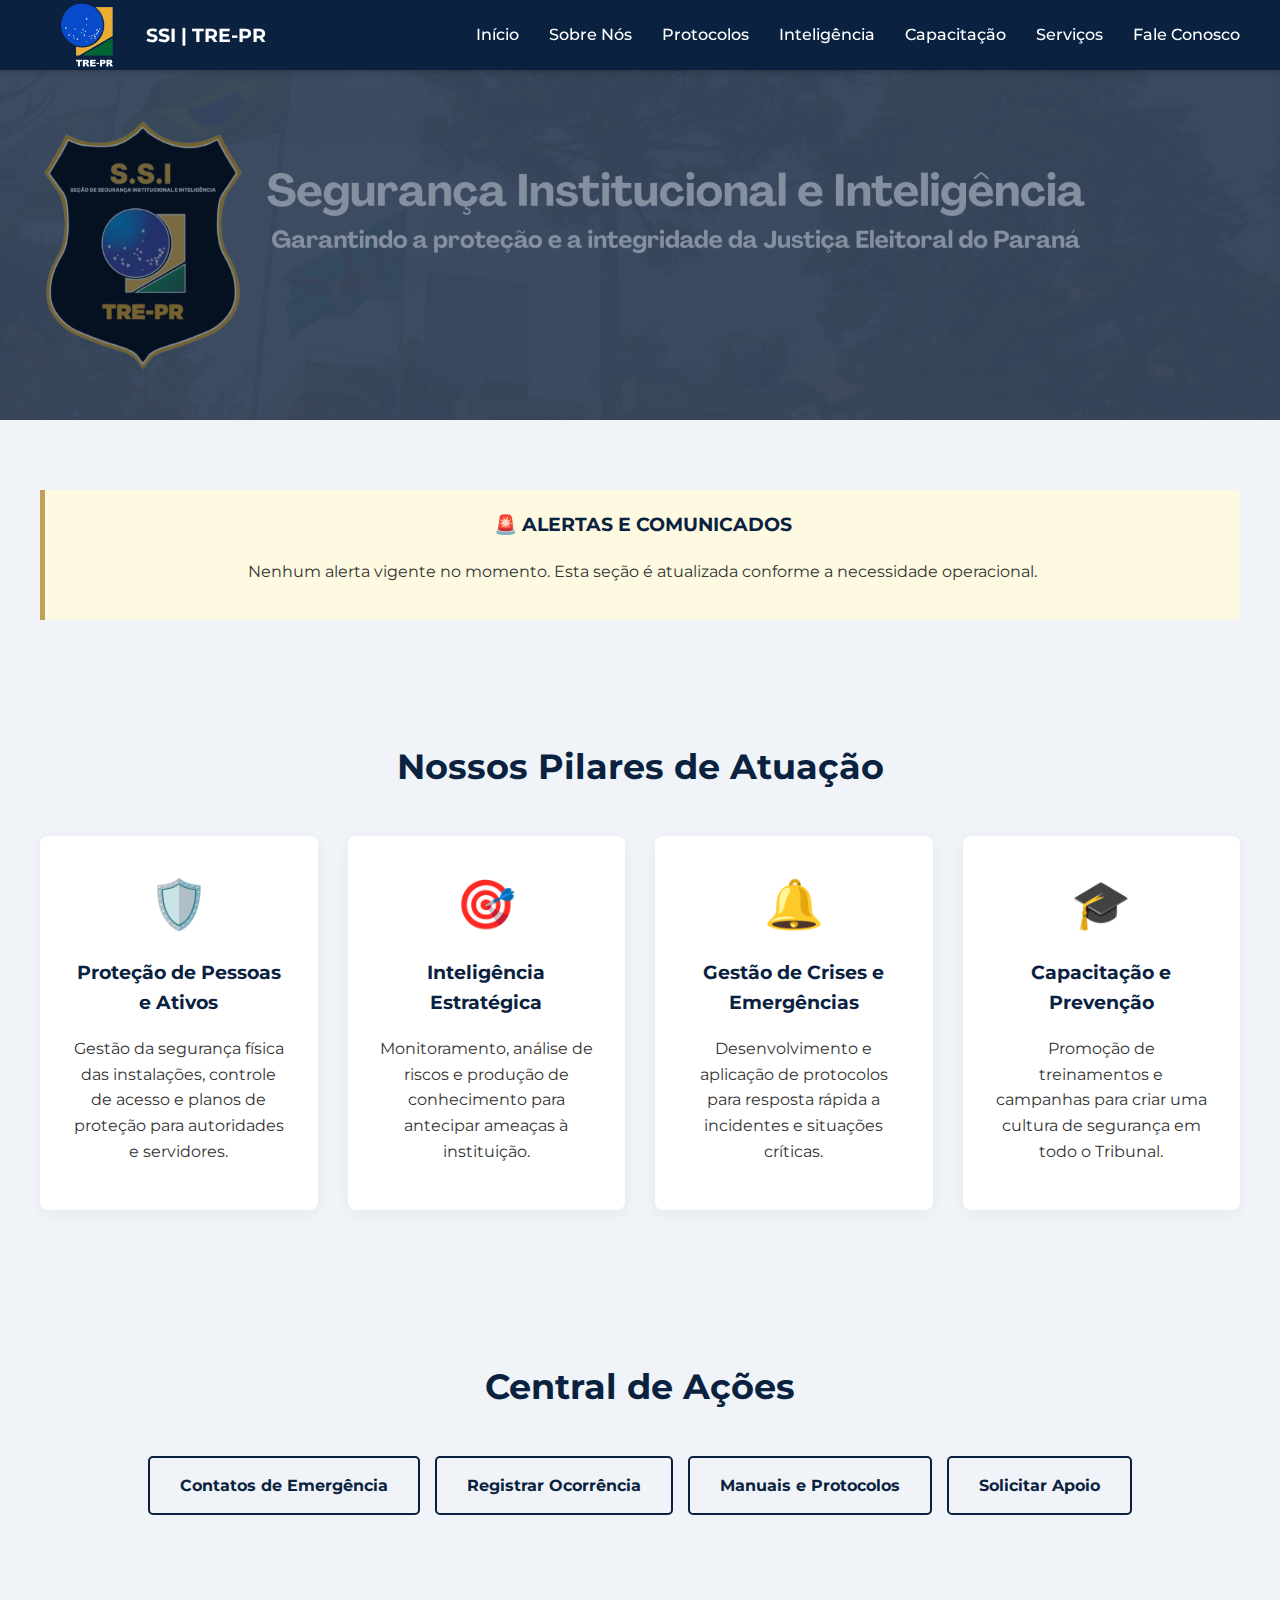
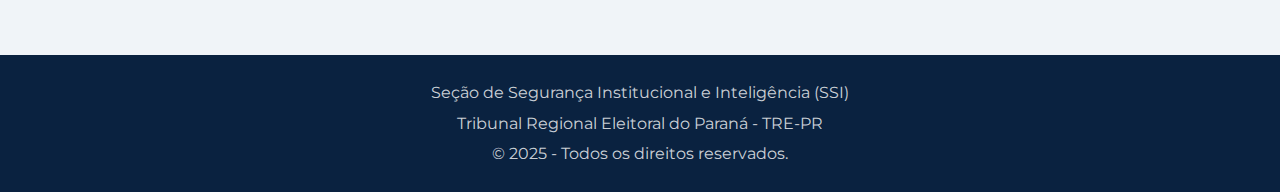
<file: index.html>
<!DOCTYPE html>
<html lang="pt-BR">

<head>
    <meta charset="UTF-8">
    <meta name="viewport" content="width=device-width, initial-scale=1.0">
    <title>SSI - Segurança Institucional e Inteligência | TRE-PR</title>
    <!-- Link para o arquivo de Estilo (CSS). Garanta que 'style.css' está na mesma pasta. -->
    <link rel="stylesheet" href="src/style.css">
    <link rel="preconnect" href="https://fonts.googleapis.com">
    <link rel="preconnect" href="https://fonts.gstatic.com" crossorigin>
    <link href="https://fonts.googleapis.com/css2?family=Montserrat:wght@400;500;700&display=swap" rel="stylesheet">
</head>

<body>

    <!-- CABEÇALHO E NAVEGAÇÃO -->
    <header>
        <nav class="navbar container">
            <a href="index.html" class="logo"><img src="img/tre-logo.png" alt="Logo TRE-Paraná"
                    class="logo-img">SSI | TRE-PR</a>
            <ul class="nav-links" id="navLinks">
                <li><a href="index.html">Início</a></li>
                <li><a href="pages/sobre.html">Sobre Nós</a></li>
                <li><a href="pages/protocolos.html">Protocolos</a></li>
                <li><a href="pages/inteligencia.html">Inteligência</a></li>
                <li><a href="pages/capacitacao.html">Capacitação</a></li>
                <li><a href="pages/servicos.html">Serviços</a></li>
                <li><a href="pages/contato.html">Fale Conosco</a></li>
            </ul>
            <div class="menu-toggle" id="menuToggle">&#9776;</div>
        </nav>
    </header>

    <main>
        <!-- SEÇÃO HERO COM A NOVA IMAGEM E TEXTO -->
        <section class="hero">

        </section>

        <div class="container page-content">
            <!-- SEÇÃO DE ALERTAS -->
            <section class="alert-section">
                <h3>🚨 ALERTAS E COMUNICADOS</h3>
                <p>Nenhum alerta vigente no momento. Esta seção é atualizada conforme a necessidade operacional.</p>
            </section>

            <!-- SEÇÃO PILARES -->
            <section id="pilares" class="home-section">
                <h2 class="section-title">Nossos Pilares de Atuação</h2>
                <div class="grid-container">
                    <div class="card">
                        <div class="icon">🛡️</div>
                        <h3>Proteção de Pessoas e Ativos</h3>
                        <p>Gestão da segurança física das instalações, controle de acesso e planos de proteção para
                            autoridades e servidores.</p>
                    </div>
                    <div class="card">
                        <div class="icon">🎯</div>
                        <h3>Inteligência Estratégica</h3>
                        <p>Monitoramento, análise de riscos e produção de conhecimento para antecipar ameaças à
                            instituição.</p>
                    </div>
                    <div class="card">
                        <div class="icon">🔔</div>
                        <h3>Gestão de Crises e Emergências</h3>
                        <p>Desenvolvimento e aplicação de protocolos para resposta rápida a incidentes e situações
                            críticas.</p>
                    </div>
                    <div class="card">
                        <div class="icon">🎓</div>
                        <h3>Capacitação e Prevenção</h3>
                        <p>Promoção de treinamentos e campanhas para criar uma cultura de segurança em todo o Tribunal.
                        </p>
                    </div>
                </div>
            </section>

            <!-- SEÇÃO ACESSO RÁPIDO -->
            <section class="acesso-rapido home-section">
                <h2 class="section-title">Central de Ações</h2>
                <div class="botoes-container">
                    <a href="pages/contato.html" class="btn">Contatos de Emergência</a>
                    <a href="pages/servicos.html" class="btn btn-outline">Registrar Ocorrência</a>
                    <a href="pages/protocolos.html" class="btn btn-outline">Manuais e Protocolos</a>
                    <a href="pages/servicos.html" class="btn">Solicitar Apoio</a>
                </div>
            </section>
        </div>
    </main>

    <!-- RODAPÉ -->
    <footer>
        <div class="container">
            <p>Seção de Segurança Institucional e Inteligência (SSI)</p>
            <p>Tribunal Regional Eleitoral do Paraná - TRE-PR</p>
            <p>© 2025 - Todos os direitos reservados.</p>
        </div>
    </footer>

    <!-- Link para o arquivo de Script (JavaScript). Garanta que 'script.js' está na mesma pasta. -->
    <script src="src/script.js"></script>
</body>

</html>
</file>
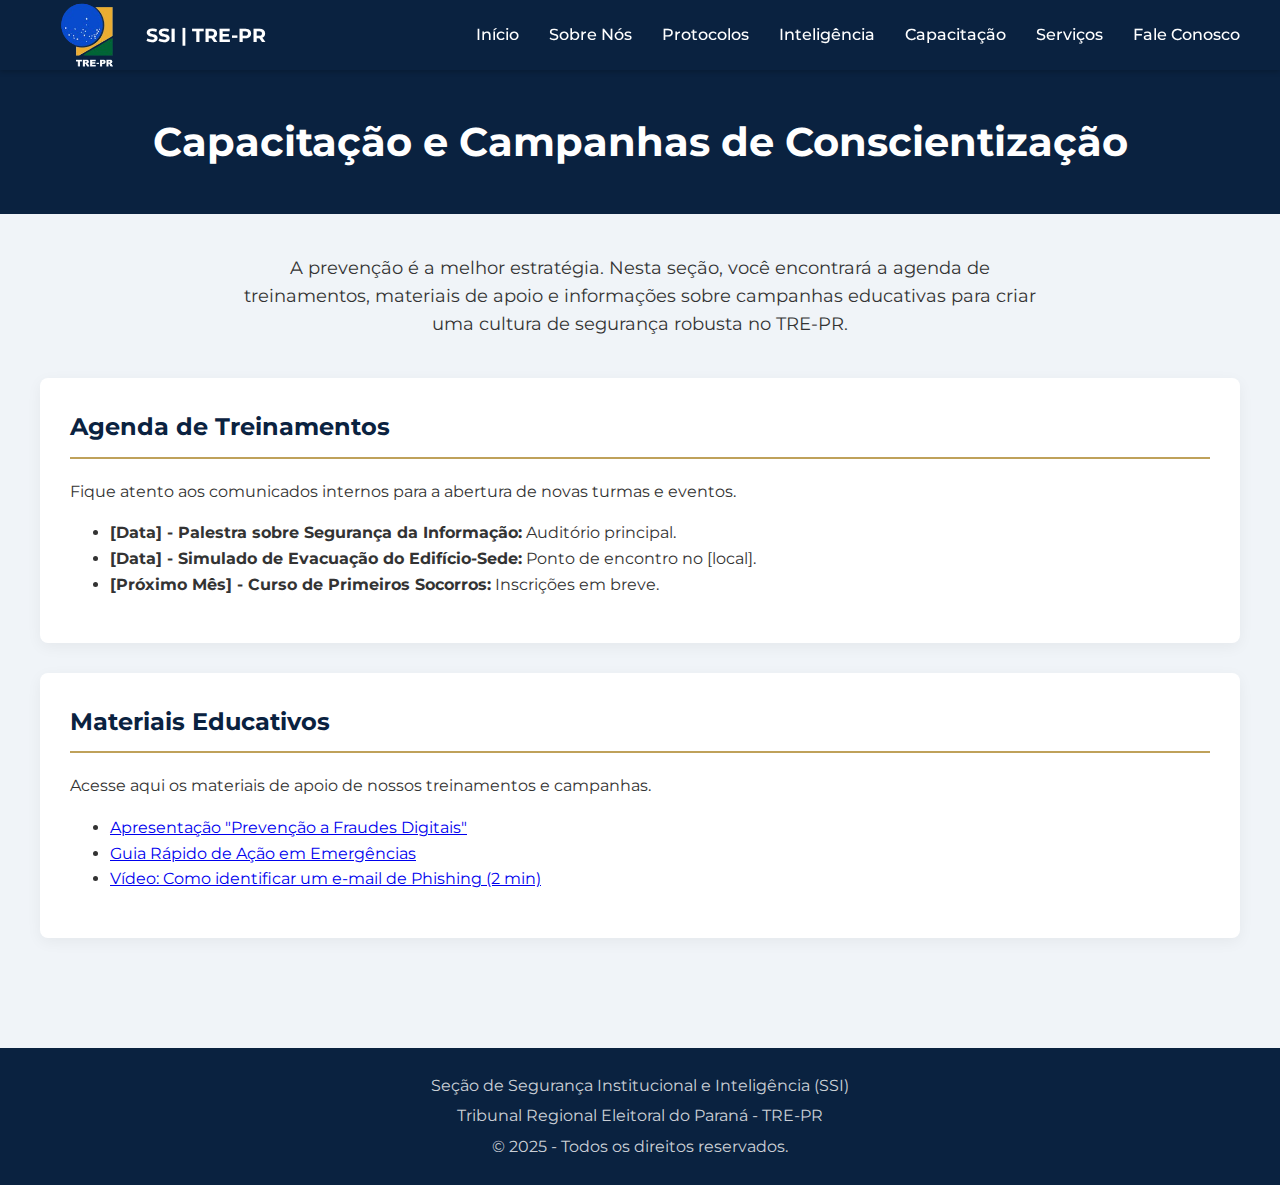
<file: pages/capacitacao.html>
<!DOCTYPE html>
<html lang="pt-BR">

<head>
    <meta charset="UTF-8">
    <meta name="viewport" content="width=device-width, initial-scale=1.0">
    <title>Capacitação | SSI - TRE-PR</title>
    <link rel="stylesheet" href="../src/style.css">
    <link rel="preconnect" href="https://fonts.googleapis.com">
    <link rel="preconnect" href="https://fonts.gstatic.com" crossorigin>
    <link href="https://fonts.googleapis.com/css2?family=Montserrat:wght@400;500;700&display=swap" rel="stylesheet">
</head>

<body>

    <header>
        <nav class="navbar container">
            <a href="../index.html" class="logo"><img src="../img/tre-logo.png" alt="Logo TRE-Paraná" class="logo-img">SSI
                | TRE-PR</a>
            <ul class="nav-links" id="navLinks">
                <li><a href="../index.html">Início</a></li>
                <li><a href="../pages/sobre.html">Sobre Nós</a></li>
                <li><a href="../pages/protocolos.html">Protocolos</a></li>
                <li><a href="../pages/inteligencia.html">Inteligência</a></li>
                <li><a href="../pages/capacitacao.html">Capacitação</a></li>
                <li><a href="../pages/servicos.html">Serviços</a></li>
                <li><a href="../pages/contato.html">Fale Conosco</a></li>
            </ul>
            <div class="menu-toggle" id="menuToggle">&#9776;</div>
        </nav>
    </header>

    <main>
        <section class="page-header">
            <div class="container">
                <h1>Capacitação e Campanhas de Conscientização</h1>
            </div>
        </section>

        <div class="container page-content">
            <p class="intro-text">A prevenção é a melhor estratégia. Nesta seção, você encontrará a agenda de
                treinamentos, materiais de apoio e informações sobre campanhas educativas para criar uma cultura de
                segurança robusta no TRE-PR.</p>

            <div class="content-card">
                <h2>Agenda de Treinamentos</h2>
                <p>Fique atento aos comunicados internos para a abertura de novas turmas e eventos.</p>
                <ul>
                    <li><strong>[Data] - Palestra sobre Segurança da Informação:</strong> Auditório principal.</li>
                    <li><strong>[Data] - Simulado de Evacuação do Edifício-Sede:</strong> Ponto de encontro no [local].
                    </li>
                    <li><strong>[Próximo Mês] - Curso de Primeiros Socorros:</strong> Inscrições em breve.</li>
                </ul>
            </div>

            <div class="content-card">
                <h2>Materiais Educativos</h2>
                <p>Acesse aqui os materiais de apoio de nossos treinamentos e campanhas.</p>
                <ul>
                    <li><a href="/docs/apresentacao-fraudes.pdf" target="_blank">Apresentação "Prevenção a Fraudes
                            Digitais"</a></li>
                    <li><a href="/docs/guia-emergencias.pdf" target="_blank">Guia Rápido de Ação em Emergências</a></li>
                    <li><a href="https://youtube.com" target="_blank">Vídeo: Como identificar um e-mail de Phishing (2
                            min)</a></li>
                </ul>
            </div>
        </div>
    </main>

    <footer>
        <div class="container">
            <p>Seção de Segurança Institucional e Inteligência (SSI)</p>
            <p>Tribunal Regional Eleitoral do Paraná - TRE-PR</p>
            <p>© 2025 - Todos os direitos reservados.</p>
        </div>
    </footer>

    <script src="../src/script.js"></script>
</body>

</html>
</file>
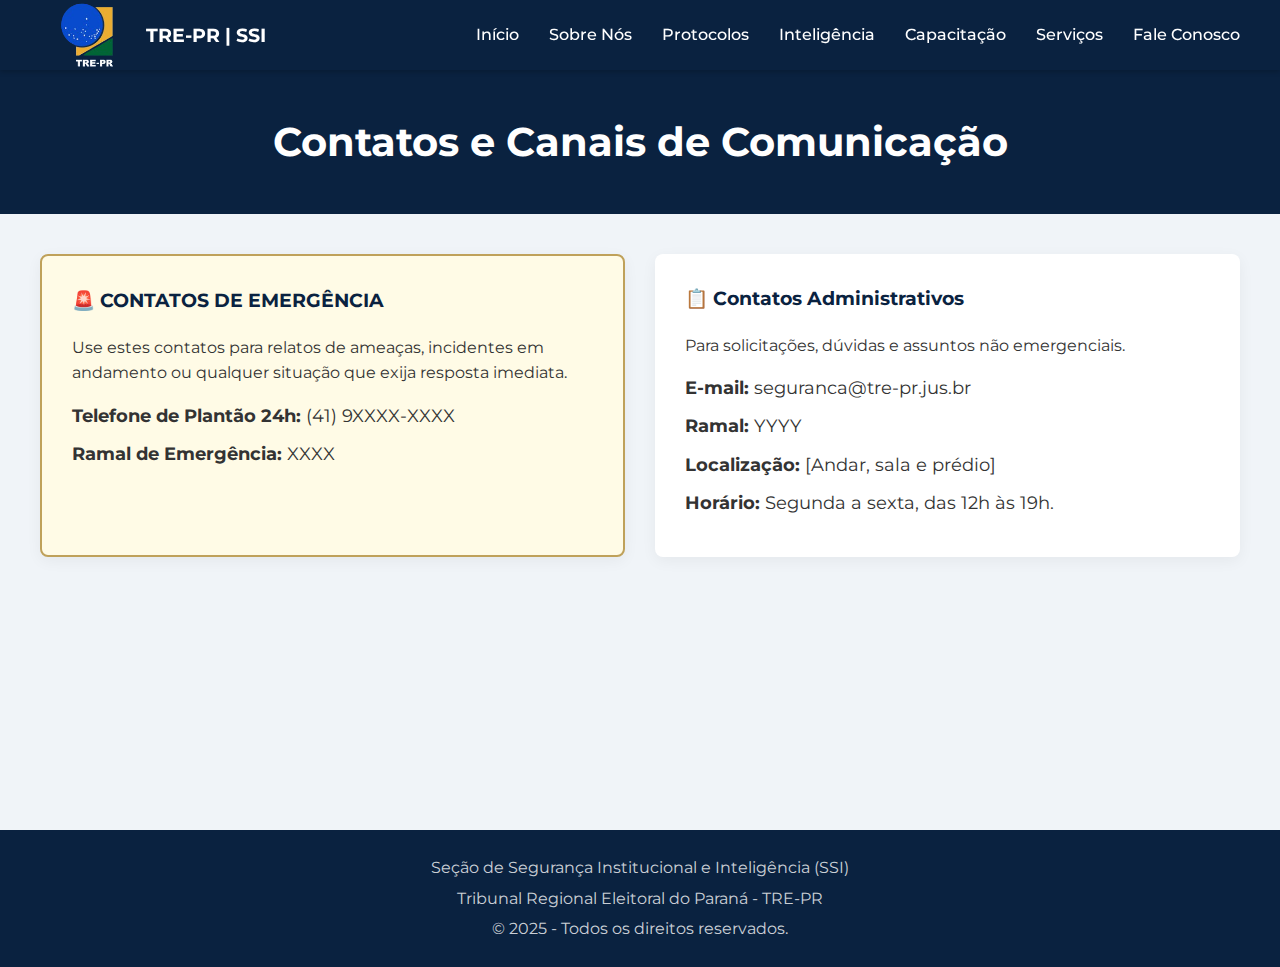
<file: pages/contato.html>
<!DOCTYPE html>
<html lang="pt-BR">

<head>
    <meta charset="UTF-8">
    <meta name="viewport" content="width=device-width, initial-scale=1.0">
    <title>Fale Conosco | SSI - TRE-PR</title>
    <link rel="stylesheet" href="../src/style.css">
    <link rel="preconnect" href="https://fonts.googleapis.com">
    <link rel="preconnect" href="https://fonts.gstatic.com" crossorigin>
    <link href="https://fonts.googleapis.com/css2?family=Montserrat:wght@400;500;700&display=swap" rel="stylesheet">
</head>

<body>

    <header>
        <nav class="navbar container">
            <a href="../index.html" class="logo"><img src="../img/tre-logo.png" alt="Logo TRE-Paraná" class="logo-img">TRE-PR | SSI</a>
            <ul class="nav-links" id="navLinks">
                <li><a href="../index.html">Início</a></li>
                <li><a href="../pages/sobre.html">Sobre Nós</a></li>
                <li><a href="../pages/protocolos.html">Protocolos</a></li>
                <li><a href="../pages/inteligencia.html">Inteligência</a></li>
                <li><a href="../pages/capacitacao.html">Capacitação</a></li>
                <li><a href="../pages/servicos.html">Serviços</a></li>
                <li><a href="../pages/contato.html">Fale Conosco</a></li>
            </ul>
            <div class="menu-toggle" id="menuToggle">&#9776;</div>
        </nav>
    </header>

    <main>
        <section class="page-header">
            <div class="container">
                <h1>Contatos e Canais de Comunicação</h1>
            </div>
        </section>

        <div class="container page-content">
            <div class="contact-container">
                <div class="contact-card emergency">
                    <h3>🚨 CONTATOS DE EMERGÊNCIA</h3>
                    <p>Use estes contatos para relatos de ameaças, incidentes em andamento ou qualquer situação que
                        exija resposta imediata.</p>
                    <div class="contact-info">
                        <p><strong>Telefone de Plantão 24h:</strong> (41) 9XXXX-XXXX</p>
                        <p><strong>Ramal de Emergência:</strong> XXXX</p>
                    </div>
                </div>
                <div class="contact-card">
                    <h3>📋 Contatos Administrativos</h3>
                    <p>Para solicitações, dúvidas e assuntos não emergenciais.</p>
                    <div class="contact-info">
                        <p><strong>E-mail:</strong> seguranca@tre-pr.jus.br</p>
                        <p><strong>Ramal:</strong> YYYY</p>
                        <p><strong>Localização:</strong> [Andar, sala e prédio]</p>
                        <p><strong>Horário:</strong> Segunda a sexta, das 12h às 19h.</p>
                    </div>
                </div>
            </div>
        </div>
    </main>

    <footer>
        <div class="container">
            <p>Seção de Segurança Institucional e Inteligência (SSI)</p>
            <p>Tribunal Regional Eleitoral do Paraná - TRE-PR</p>
            <p>© 2025 - Todos os direitos reservados.</p>
        </div>
    </footer>

    <script src="../src/script.js"></script>
</body>

</html>
</file>
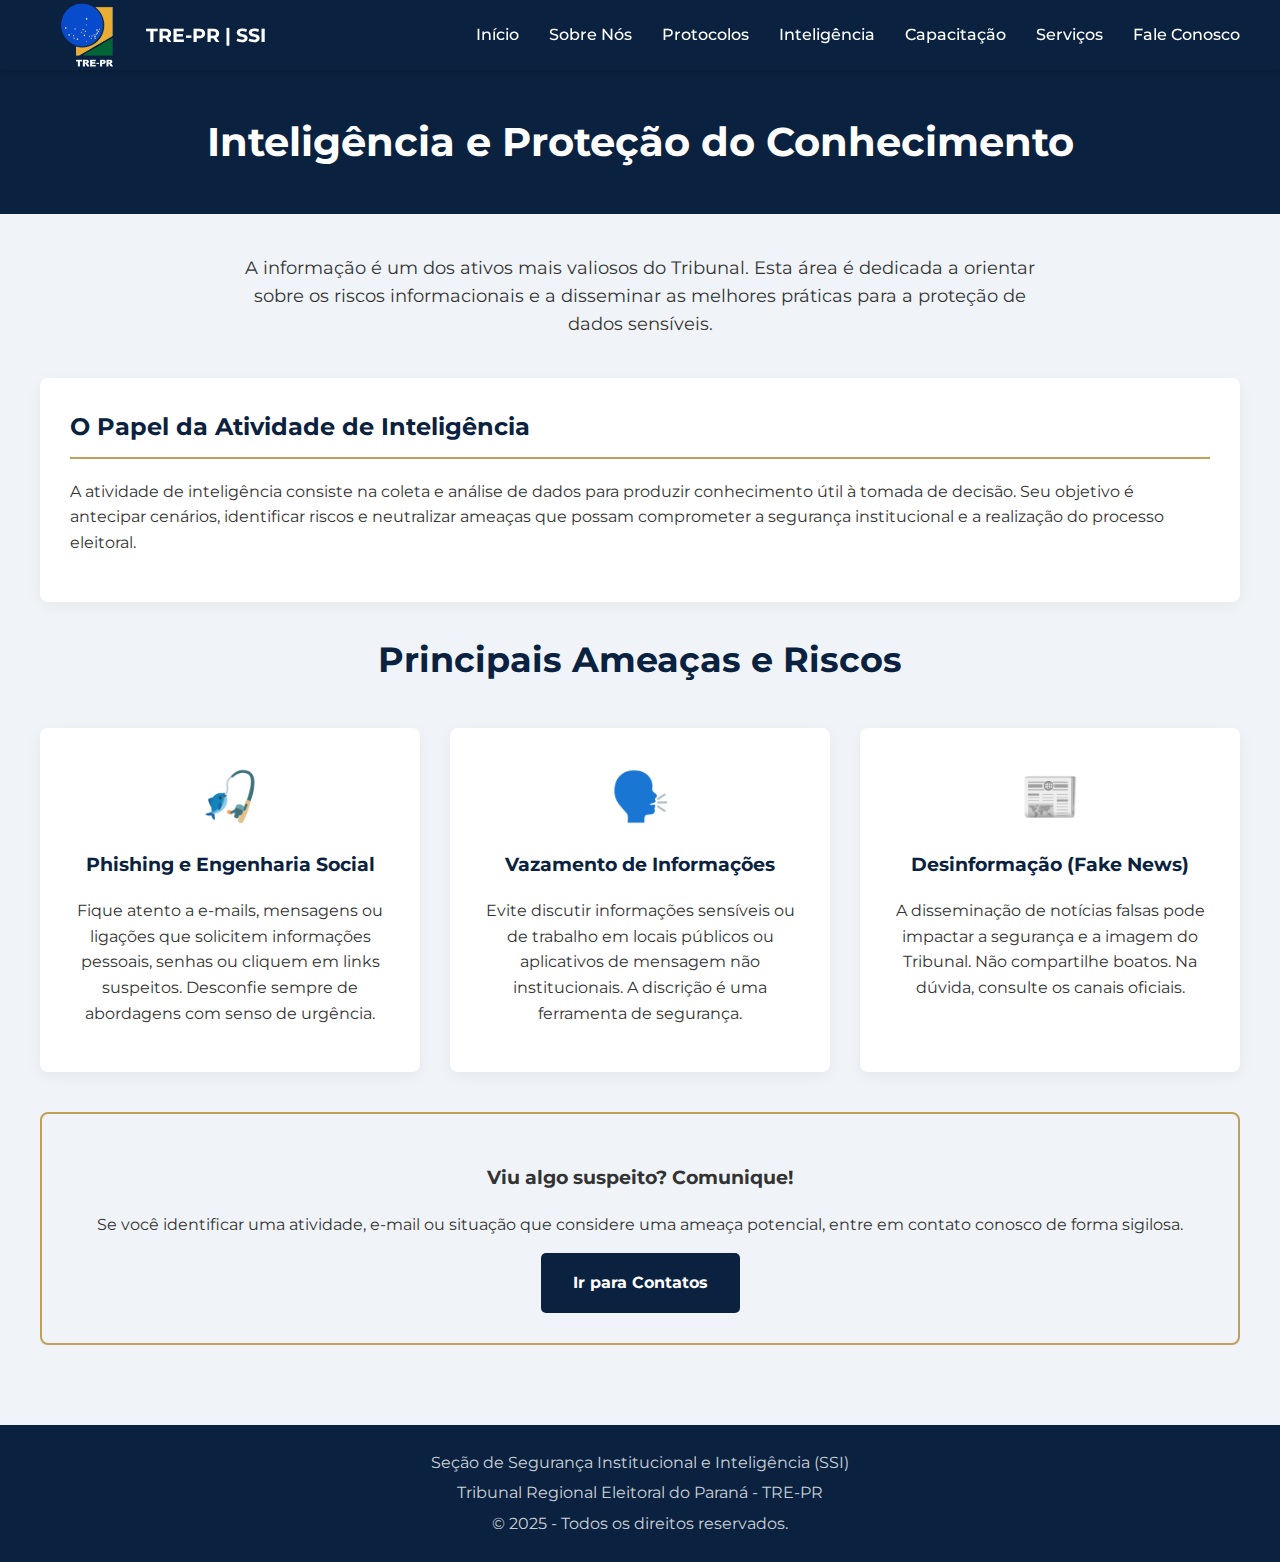
<file: pages/inteligencia.html>
<!DOCTYPE html>
<html lang="pt-BR">

<head>
    <meta charset="UTF-8">
    <meta name="viewport" content="width=device-width, initial-scale=1.0">
    <title>Inteligência e Contrainformação | SSI - TRE-PR</title>
    <link rel="stylesheet" href="../src/style.css">
    <link rel="preconnect" href="https://fonts.googleapis.com">
    <link rel="preconnect" href="https://fonts.gstatic.com" crossorigin>
    <link href="https://fonts.googleapis.com/css2?family=Montserrat:wght@400;500;700&display=swap" rel="stylesheet">
</head>

<body>

    <header>
        <nav class="navbar container">
            <a href="../index.html" class="logo"><img src="../img/tre-logo.png" alt="Logo TRE-Paraná" class="logo-img">TRE-PR | SSI</a>
            <ul class="nav-links" id="navLinks">
                <li><a href="../index.html">Início</a></li>
                <li><a href="../pages/sobre.html">Sobre Nós</a></li>
                <li><a href="../pages/protocolos.html">Protocolos</a></li>
                <li><a href="../pages/inteligencia.html">Inteligência</a></li>
                <li><a href="../pages/capacitacao.html">Capacitação</a></li>
                <li><a href="../pages/servicos.html">Serviços</a></li>
                <li><a href="../pages/contato.html">Fale Conosco</a></li>
            </ul>
            <div class="menu-toggle" id="menuToggle">&#9776;</div>
        </nav>
    </header>

    <main>
        <section class="page-header">
            <div class="container">
                <h1>Inteligência e Proteção do Conhecimento</h1>
            </div>
        </section>

        <div class="container page-content">
            <p class="intro-text">A informação é um dos ativos mais valiosos do Tribunal. Esta área é dedicada a
                orientar sobre os riscos informacionais e a disseminar as melhores práticas para a proteção de dados
                sensíveis.</p>

            <div class="content-card">
                <h2>O Papel da Atividade de Inteligência</h2>
                <p>A atividade de inteligência consiste na coleta e análise de dados para produzir conhecimento útil à
                    tomada de decisão. Seu objetivo é antecipar cenários, identificar riscos e neutralizar ameaças que
                    possam comprometer a segurança institucional e a realização do processo eleitoral.</p>
            </div>

            <h2 class="section-title">Principais Ameaças e Riscos</h2>
            <div class="grid-container-3-cols">
                <div class="card">
                    <div class="icon">🎣</div>
                    <h3>Phishing e Engenharia Social</h3>
                    <p>Fique atento a e-mails, mensagens ou ligações que solicitem informações pessoais, senhas ou
                        cliquem em links suspeitos. Desconfie sempre de abordagens com senso de urgência.</p>
                </div>
                <div class="card">
                    <div class="icon">🗣️</div>
                    <h3>Vazamento de Informações</h3>
                    <p>Evite discutir informações sensíveis ou de trabalho em locais públicos ou aplicativos de mensagem
                        não institucionais. A discrição é uma ferramenta de segurança.</p>
                </div>
                <div class="card">
                    <div class="icon">📰</div>
                    <h3>Desinformação (Fake News)</h3>
                    <p>A disseminação de notícias falsas pode impactar a segurança e a imagem do Tribunal. Não
                        compartilhe boatos. Na dúvida, consulte os canais oficiais.</p>
                </div>
            </div>

            <div class="highlight-box">
                <h3>Viu algo suspeito? Comunique!</h3>
                <p>Se você identificar uma atividade, e-mail ou situação que considere uma ameaça potencial, entre em
                    contato conosco de forma sigilosa.</p>
                <a href="contato.html" class="btn">Ir para Contatos</a>
            </div>
        </div>
    </main>

    <footer>
        <div class="container">
            <p>Seção de Segurança Institucional e Inteligência (SSI)</p>
            <p>Tribunal Regional Eleitoral do Paraná - TRE-PR</p>
            <p>© 2025 - Todos os direitos reservados.</p>
        </div>
    </footer>

    <script src="../src/script.js"></script>
</body>

</html>
</file>
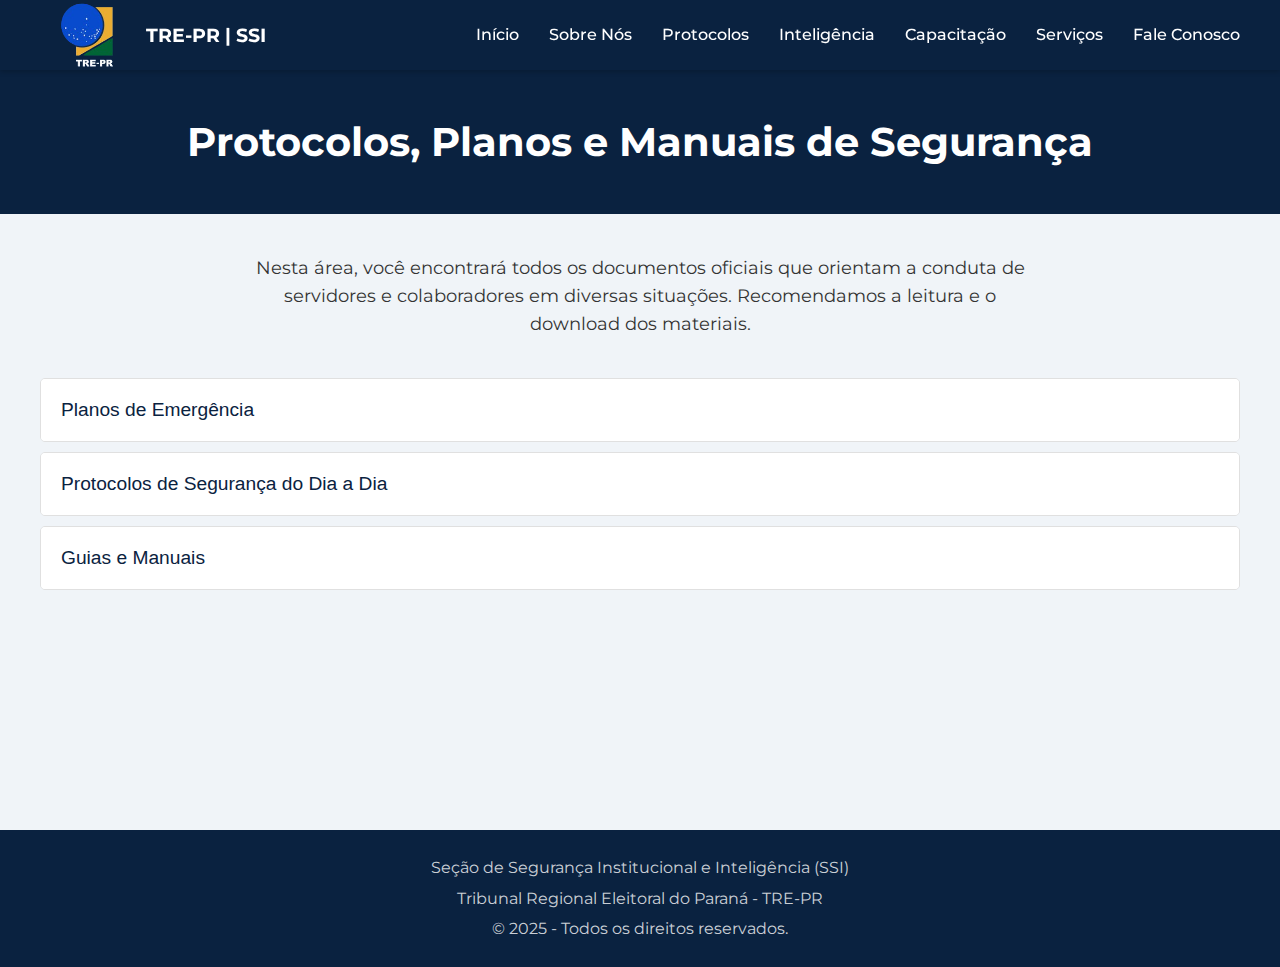
<file: pages/protocolos.html>
<!DOCTYPE html>
<html lang="pt-BR">

<head>
    <meta charset="UTF-8">
    <meta name="viewport" content="width=device-width, initial-scale=1.0">
    <title>Protocolos e Planos | SSI - TRE-PR</title>
    <link rel="shortcut icon" href="img/tre-logo.png" type="image/x-icon">
    <link rel="stylesheet" href="../src/style.css">
    <link rel="preconnect" href="https://fonts.googleapis.com">
    <link rel="preconnect" href="https://fonts.gstatic.com" crossorigin>
    <link href="https://fonts.googleapis.com/css2?family=Montserrat:wght@400;500;700&display=swap" rel="stylesheet">
</head>

<body>

    <header>
        <nav class="navbar container">
            <a href="../index.html" class="logo"><img src="../img/tre-logo.png" alt="Logo TRE-Paraná"
                    class="logo-img">TRE-PR | SSI</a>
            <ul class="nav-links" id="navLinks">
                <li><a href="../index.html">Início</a></li>
                <li><a href="../pages/sobre.html">Sobre Nós</a></li>
                <li><a href="../pages/protocolos.html">Protocolos</a></li>
                <li><a href="../pages/inteligencia.html">Inteligência</a></li>
                <li><a href="../pages/capacitacao.html">Capacitação</a></li>
                <li><a href="../pages/servicos.html">Serviços</a></li>
                <li><a href="../pages/contato.html">Fale Conosco</a></li>
            </ul>
            <div class="menu-toggle" id="menuToggle">&#9776;</div>
        </nav>
    </header>

    <main>
        <section class="page-header">
            <div class="container">
                <h1>Protocolos, Planos e Manuais de Segurança</h1>
            </div>
        </section>

        <div class="container page-content">
            <p class="intro-text">Nesta área, você encontrará todos os documentos oficiais que orientam a conduta de
                servidores e colaboradores em diversas situações. Recomendamos a leitura e o download dos materiais.</p>

            <div class="accordion">
                <div class="accordion-item">
                    <button class="accordion-header">Planos de Emergência</button>
                    <div class="accordion-content">
                        <ul>
                            <li><a href="/docs/plano-evacuacao.pdf" target="_blank">Plano de Evacuação de Edifícios</a>
                            </li>
                            <li><a href="/docs/procedimento-incendio.pdf" target="_blank">Procedimentos em Caso de
                                    Incêndio</a></li>
                            <li><a href="/docs/emergencias-medicas.pdf" target="_blank">Procedimentos para Emergências
                                    Médicas</a></li>
                        </ul>
                    </div>
                </div>
                <div class="accordion-item">
                    <button class="accordion-header">Protocolos de Segurança do Dia a Dia</button>
                    <div class="accordion-content">
                        <ul>
                            <li><a href="/docs/controle-acesso.pdf" target="_blank">Normas de Controle de Acesso e Uso
                                    do Crachá</a></li>
                            <li><a href="/docs/seguranca-magistrados.pdf" target="_blank">Protocolo de Segurança para
                                    Magistrados</a></li>
                            <li><a href="/docs/seguranca-viagens.pdf" target="_blank">Segurança em Viagens e
                                    Deslocamentos</a></li>
                        </ul>
                    </div>
                </div>
                <div class="accordion-item">
                    <button class="accordion-header">Guias e Manuais</button>
                    <div class="accordion-content">
                        <ul>
                            <li><a href="/docs/manual-seginfo.pdf" target="_blank">Manual de Segurança da Informação</a>
                            </li>
                            <li><a href="/docs/guia-prevencao-fraudes.pdf" target="_blank">Guia de Prevenção a Golpes e
                                    Fraudes</a></li>
                        </ul>
                    </div>
                </div>
            </div>
        </div>
    </main>

    <footer>
        <div class="container">
            <p>Seção de Segurança Institucional e Inteligência (SSI)</p>
            <p>Tribunal Regional Eleitoral do Paraná - TRE-PR</p>
            <p>© 2025 - Todos os direitos reservados.</p>
        </div>
    </footer>

    <script src="../src/script.js"></script>
</body>

</html>
</file>
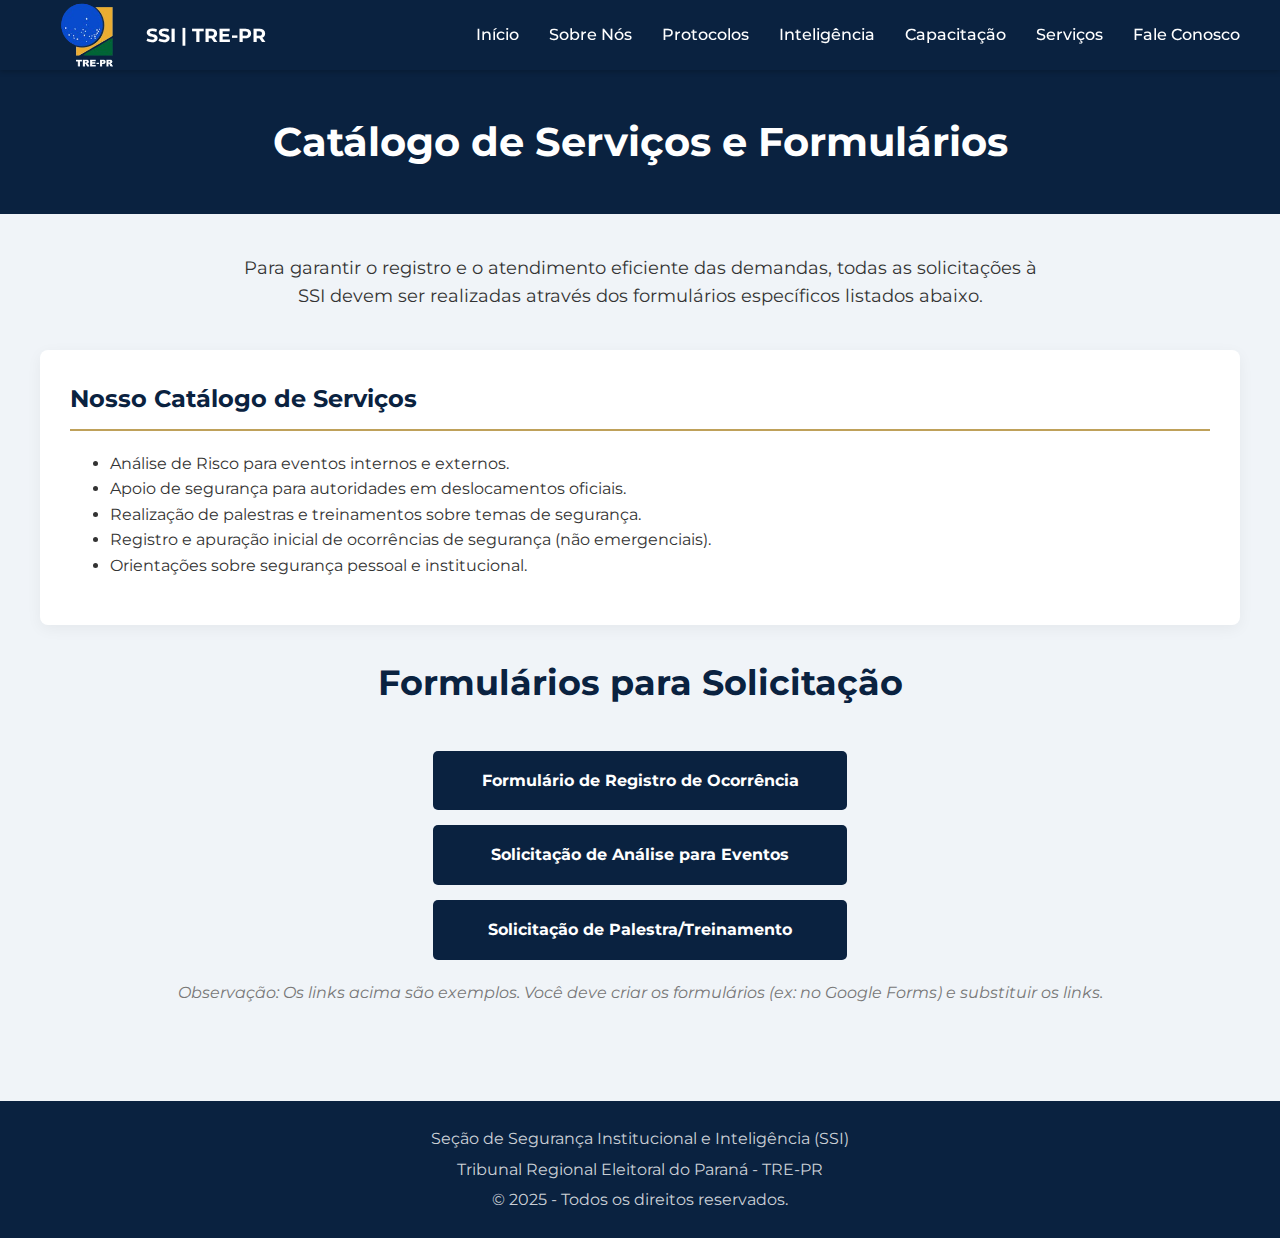
<file: pages/servicos.html>
<!DOCTYPE html>
<html lang="pt-BR">

<head>
    <meta charset="UTF-8">
    <meta name="viewport" content="width=device-width, initial-scale=1.0">
    <title>Serviços e Solicitações | SSI - TRE-PR</title>
    <link rel="stylesheet" href="../src/style.css">
    <link rel="preconnect" href="https://fonts.googleapis.com">
    <link rel="preconnect" href="https://fonts.gstatic.com" crossorigin>
    <link href="https://fonts.googleapis.com/css2?family=Montserrat:wght@400;500;700&display=swap" rel="stylesheet">
</head>

<body>

    <header>
        <nav class="navbar container">
            <a href="../index.html" class="logo"><img src="../img/tre-logo.png" alt="Logo TRE-Paraná" class="logo-img">SSI
                | TRE-PR</a>
            <ul class="nav-links" id="navLinks">
                <li><a href="../index.html">Início</a></li>
                <li><a href="../pages/sobre.html">Sobre Nós</a></li>
                <li><a href="../pages/protocolos.html">Protocolos</a></li>
                <li><a href="../pages/inteligencia.html">Inteligência</a></li>
                <li><a href="../pages/capacitacao.html">Capacitação</a></li>
                <li><a href="../pages/servicos.html">Serviços</a></li>
                <li><a href="../pages/contato.html">Fale Conosco</a></li>
            </ul>
            <div class="menu-toggle" id="menuToggle">&#9776;</div>
        </nav>
    </header>

    <main>
        <section class="page-header">
            <div class="container">
                <h1>Catálogo de Serviços e Formulários</h1>
            </div>
        </section>

        <div class="container page-content">
            <p class="intro-text">Para garantir o registro e o atendimento eficiente das demandas, todas as solicitações
                à SSI devem ser realizadas através dos formulários específicos listados abaixo.</p>

            <div class="content-card">
                <h2>Nosso Catálogo de Serviços</h2>
                <ul>
                    <li>Análise de Risco para eventos internos e externos.</li>
                    <li>Apoio de segurança para autoridades em deslocamentos oficiais.</li>
                    <li>Realização de palestras e treinamentos sobre temas de segurança.</li>
                    <li>Registro e apuração inicial de ocorrências de segurança (não emergenciais).</li>
                    <li>Orientações sobre segurança pessoal e institucional.</li>
                </ul>
            </div>

            <h2 class="section-title">Formulários para Solicitação</h2>
            <div class="botoes-container-vertical">
                <a href="LINK_PARA_SEU_FORMULARIO_GOOGLE_1" target="_blank" class="btn">Formulário de Registro de
                    Ocorrência</a>
                <a href="LINK_PARA_SEU_FORMULARIO_GOOGLE_2" target="_blank" class="btn">Solicitação de Análise para
                    Eventos</a>
                <a href="LINK_PARA_SEU_FORMULARIO_GOOGLE_3" target="_blank" class="btn">Solicitação de
                    Palestra/Treinamento</a>
            </div>
            <p class="obs-text">Observação: Os links acima são exemplos. Você deve criar os formulários (ex: no Google
                Forms) e substituir os links.</p>
        </div>
    </main>

    <footer>
        <div class="container">
            <p>Seção de Segurança Institucional e Inteligência (SSI)</p>
            <p>Tribunal Regional Eleitoral do Paraná - TRE-PR</p>
            <p>© 2025 - Todos os direitos reservados.</p>
        </div>
    </footer>

    <script src="../src/script.js"></script>
</body>

</html>
</file>
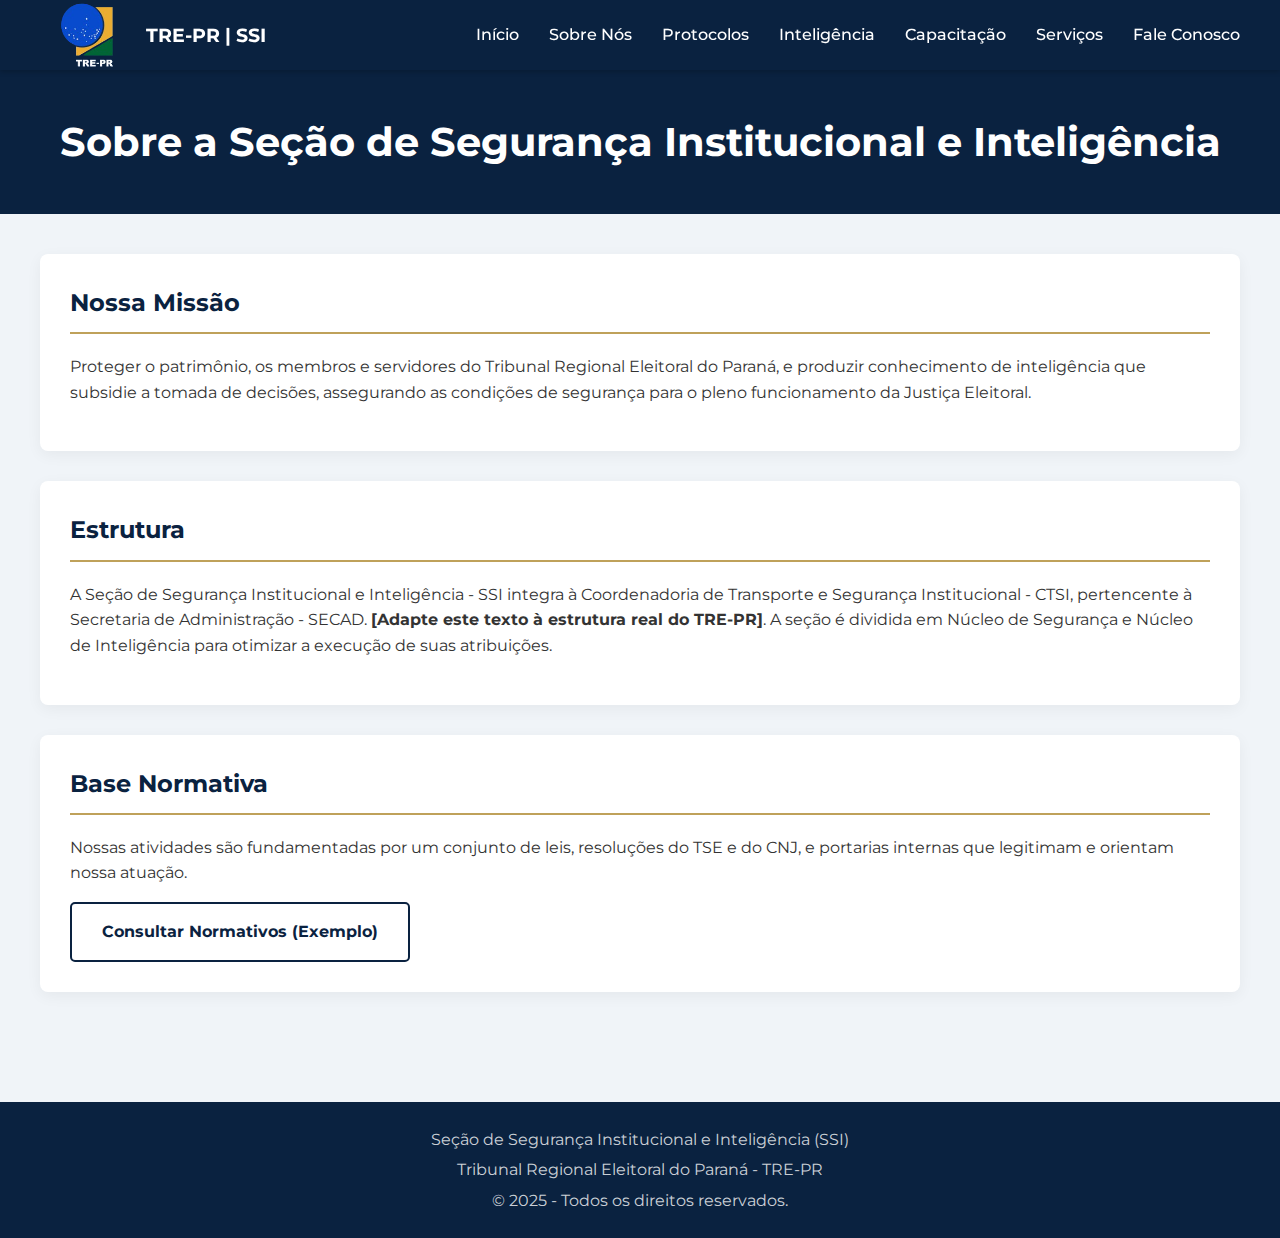
<file: pages/sobre.html>
<!DOCTYPE html>
<html lang="pt-BR">

<head>
    <meta charset="UTF-8">
    <meta name="viewport" content="width=device-width, initial-scale=1.0">
    <title>Sobre Nós | SSI - TRE-PR</title>
    <link rel="stylesheet" href="../src/style.css">
    <link rel="preconnect" href="https://fonts.googleapis.com">
    <link rel="preconnect" href="https://fonts.gstatic.com" crossorigin>
    <link href="https://fonts.googleapis.com/css2?family=Montserrat:wght@400;500;700&display=swap" rel="stylesheet">
</head>

<body>

    <header>
        <nav class="navbar container">
            <a href="../index.html" class="logo"><img src="../img/tre-logo.png" alt="Logo TRE-Paraná" class="logo-img">TRE-PR | SSI</a>
            <ul class="nav-links" id="navLinks">
                <li><a href="../index.html">Início</a></li>
                <li><a href="../pages/sobre.html">Sobre Nós</a></li>
                <li><a href="../pages/protocolos.html">Protocolos</a></li>
                <li><a href="../pages/inteligencia.html">Inteligência</a></li>
                <li><a href="../pages/capacitacao.html">Capacitação</a></li>
                <li><a href="../pages/servicos.html">Serviços</a></li>
                <li><a href="../pages/contato.html">Fale Conosco</a></li>
            </ul>
            <div class="menu-toggle" id="menuToggle">&#9776;</div>
        </nav>
    </header>

    <main>
        <section class="page-header">
            <div class="container">
                <h1>Sobre a Seção de Segurança Institucional e Inteligência</h1>
            </div>
        </section>

        <div class="container page-content">
            <div class="content-card">
                <h2>Nossa Missão</h2>
                <p>Proteger o patrimônio, os membros e servidores do Tribunal Regional Eleitoral do Paraná, e produzir
                    conhecimento de inteligência que subsidie a tomada de decisões, assegurando as condições de
                    segurança para o pleno funcionamento da Justiça Eleitoral.</p>
            </div>
            <div class="content-card">
                <h2>Estrutura</h2>
                <p>
                    A Seção de Segurança Institucional e Inteligência - SSI integra à Coordenadoria de Transporte e
                    Segurança Institucional - CTSI, pertencente à Secretaria de Administração - SECAD.
                    <strong>[Adapte este texto à estrutura real do TRE-PR]</strong>.
                    A seção é dividida em Núcleo de Segurança e Núcleo de Inteligência para otimizar a execução de suas
                    atribuições.
                </p>
            </div>
            <div class="content-card">
                <h2>Base Normativa</h2>
                <p>
                    Nossas atividades são fundamentadas por um conjunto de leis, resoluções do TSE e do CNJ, e portarias
                    internas que legitimam e orientam nossa atuação.</p>
                <a href="#" class="btn btn-outline">Consultar Normativos (Exemplo)</a>
            </div>
        </div>
    </main>

    <footer>
        <div class="container">
            <p>Seção de Segurança Institucional e Inteligência (SSI)</p>
            <p>Tribunal Regional Eleitoral do Paraná - TRE-PR</p>
            <p>© 2025 - Todos os direitos reservados.</p>
        </div>
    </footer>

    <script src="../src/script.js"></script>
</body>

</html>
</file>
<file: src/style.css>
/* --- GERAL E VARIÁVEIS --- */
:root {
    --cor-primaria: #0A2240; /* Azul escuro */
    --cor-secundaria: #F0F4F8; /* Cinza claro de fundo */
    --cor-destaque: #BFA15A; /* Dourado/Ouro */
    --cor-texto: #333;
    --cor-texto-claro: #FFFFFF;
    --cor-borda: #e0e0e0;
}

body {
    font-family: 'Montserrat', sans-serif;
    margin: 0;
    padding: 0;
    background-color: var(--cor-secundaria);
    color: var(--cor-texto);
    line-height: 1.6;
}

.container {
    max-width: 1200px;
    margin: 0 auto;
    padding: 0 20px;
}

/* --- CABEÇALHO E NAVEGAÇÃO --- */
header {
    background-color: var(--cor-primaria);
    color: var(--cor-texto-claro);
    box-shadow: 0 2px 5px rgba(0,0,0,0.2);
    position: sticky;
    top: 0;
    z-index: 1000;
    width: 100%;
}

.navbar {
    display: flex;
    justify-content: space-between;
    align-items: center;
    height: 70px;
}

.logo {
    font-size: 1.2em;
    font-weight: 700;
    color: var(--cor-texto-claro);
    text-decoration: none;
    display: flex;
    align-items: center;
}

.logo-text-desktop {
    display: none; /* Esconde o texto "TRE-PR |" em ecrãs pequenos */
}

.logo img {
    height: 100px; /* Altura da imagem do logo */
    margin-right: 0px; /* Espaço entre a imagem e o texto */
}

.nav-links {
    list-style: none;
    margin: 0;
    padding: 0;
    display: flex;
    align-items: center;
}

.nav-links li {
    margin-left: 30px;
}

.nav-links a {
    color: var(--cor-texto-claro);
    text-decoration: none;
    font-weight: 500;
    transition: color 0.3s ease;
}

.nav-links a:hover {
    color: var(--cor-destaque);
}

.menu-toggle {
    display: none;
    font-size: 28px;
    cursor: pointer;
    color: var(--cor-texto-claro);
}

/* --- ESTILOS DE PÁGINA --- */
main {
    min-height: calc(100vh - 180px); /* Altura da tela menos header e footer */
}

.page-content {
    padding-top: 40px;
    padding-bottom: 40px;
}

.intro-text {
    text-align: center;
    font-size: 1.1em;
    max-width: 800px;
    margin: 0 auto 40px auto;
}

.obs-text {
    text-align: center;
    font-style: italic;
    color: #777;
    margin-top: 20px;
}

/* --- SEÇÃO HERO (APENAS NA HOME) --- */
/*  */
/* .hero {
    background-image: linear-gradient(rgba(10, 34, 64, 0.8), rgba(10, 34, 64, 0.8)), url('https://placehold.co/1920x1080/0A2240/FFFFFF?text=Imagem+Abstrata');
    background-size: cover;
    background-position: center;
    color: var(--cor-texto-claro);
    text-align: center;
    padding: 100px 20px;
} */
 /* --- SEÇÃO HERO (TODAS AS PÁGINAS) --- */

.hero {
    /* CORREÇÃO: Adicionado ../ antes do nome da imagem */
    background-image: linear-gradient(rgba(10, 34, 64, 0.5), rgba(10, 34, 64, 0.5)), url('../img/TRE-logo 2025.png');
    background-size: cover;
    background-position: center;
    height: 350px;
    color: var(--cor-texto-claro);
    display: flex;
    justify-content: center;
    align-items: center;
    text-align: center;
}

.hero-content {
    max-width: 900px;
    margin: 0 auto; /* auto */
}

.hero h1 {
    font-size: 3em;
    margin: 0;
    font-weight: 700;
}

.hero p {
    font-size: 1.2em;
    font-style: italic;
    margin-top: 10px;
}

/* --- CABEÇALHO DAS PÁGINAS INTERNAS --- */
.page-header {
    background-color: var(--cor-primaria);
    color: var(--cor-texto-claro);
    padding: 40px 0;
    text-align: center;
}

.page-header h1 {
    margin: 0;
    font-size: 2.5em;
}

/* --- SEÇÕES E CARDS --- */
.home-section {
    padding: 60px 0;
}

.section-title {
    text-align: center;
    font-size: 2.2em;
    margin-bottom: 40px;
    color: var(--cor-primaria);
}

.alert-section {
    background-color: #fdfae1;
    border-left: 5px solid var(--cor-destaque);
    margin: 30px 0;
    padding: 20px;
    text-align: center;
    border-radius: 0 5px 5px 0;
}

.alert-section h3 {
     margin-top: 0;
     color: var(--cor-primaria);
}

.grid-container, .grid-container-3-cols {
    display: grid;
    gap: 30px;
}
.grid-container {
    grid-template-columns: repeat(auto-fit, minmax(250px, 1fr));
}
.grid-container-3-cols {
     grid-template-columns: repeat(auto-fit, minmax(300px, 1fr));
}


.card, .content-card {
    background-color: #fff;
    padding: 30px;
    border-radius: 8px;
    box-shadow: 0 4px 15px rgba(0,0,0,0.05);
    transition: transform 0.3s, box-shadow 0.3s;
}

.card {
    text-align: center;
}

.card:hover {
    transform: translateY(-10px);
    box-shadow: 0 8px 25px rgba(0,0,0,0.1);
}

.card .icon {
    font-size: 3em;
    color: var(--cor-destaque);
}

.card h3 {
    color: var(--cor-primaria);
    margin-top: 15px;
}

.content-card {
    margin-bottom: 30px;
}

.content-card h2 {
    color: var(--cor-primaria);
    border-bottom: 2px solid var(--cor-destaque);
    padding-bottom: 10px;
    margin-top: 0;
}

/* --- BOTÕES --- */
.acesso-rapido {
    text-align: center;
}

/* Adicionado para que todos os botões na "Central de Ações" tenham o estilo de contorno */
.acesso-rapido .botoes-container .btn {
    background-color: transparent;
    color: var(--cor-primaria);
    border: 2px solid var(--cor-primaria);
}

/* Adicionado para o efeito hover correspondente */
.acesso-rapido .botoes-container .btn:hover {
    background-color: var(--cor-primaria);
    color: var(--cor-texto-claro);
}

/* CORREÇÃO PARA OS BOTÕES TEREM O MESMO TAMANHO */
.botoes-container-vertical .btn {
    width: 350px; /* Define uma largura fixa */
    max-width: 100%; /* Garante que não ultrapasse a tela em dispositivos pequenos */
}

/* CORREÇÃO PARA CENTRALIZAR BOTÕES VERTICAIS */
.botoes-container-vertical {
    display: flex;
    flex-direction: column;
    align-items: center; /* Centraliza os botões horizontalmente */
    gap: 15px;
}

.botoes-container, .botoes-container-vertical {
    display: flex;
    justify-content: center;
    flex-wrap: wrap;
    gap: 15px;
}
.botoes-container-vertical {
    flex-direction: column;
    align-items: center;
}

.btn {
    display: inline-block;
    background-color: var(--cor-primaria);
    color: var(--cor-texto-claro);
    padding: 15px 30px;
    text-decoration: none;
    border-radius: 5px;
    font-weight: 700;
    transition: background-color 0.3s, transform 0.2s;
    border: 2px solid transparent;
    text-align: center;
}

.btn:hover {
    background-color: #081c33;
    transform: translateY(-3px);
}

.btn-outline {
     background-color: transparent;
     color: var(--cor-primaria);
     border-color: var(--cor-primaria);
}

.btn-outline:hover {
    background-color: var(--cor-primaria);
    color: var(--cor-texto-claro);
}

/* --- ACCORDION (PARA PROTOCOLOS) --- */
.accordion-item {
    background-color: #fff;
    border: 1px solid var(--cor-borda);
    border-radius: 5px;
    margin-bottom: 10px;
    overflow: hidden;
}
.accordion-header {
    background-color: #fff;
    border: none;
    width: 100%;
    text-align: left;
    padding: 20px;
    font-size: 1.2em;
    font-weight: 500;
    color: var(--cor-primaria);
    cursor: pointer;
    transition: background-color 0.3s;
}
.accordion-header:hover {
    background-color: var(--cor-secundaria);
}
.accordion-content {
    padding: 0 20px;
    max-height: 0;
    overflow: hidden;
    transition: max-height 0.3s ease-out, padding 0.3s ease-out;
}
.accordion-content ul {
    list-style: none;
    padding: 0;
}
.accordion-content li {
    padding: 15px 0;
    border-bottom: 1px solid var(--cor-borda);
}
.accordion-content li:last-child {
    border-bottom: none;
}
.accordion-content a {
    text-decoration: none;
    color: var(--cor-texto);
    font-weight: 500;
}
.accordion-content a:hover {
    color: var(--cor-destaque);
}


/* --- PÁGINA DE CONTATO --- */
.contact-container {
    display: grid;
    grid-template-columns: 1fr 1fr;
    gap: 30px;
}
.contact-card {
    background: #fff;
    padding: 30px;
    border-radius: 8px;
    box-shadow: 0 4px 15px rgba(0,0,0,0.05);
}
.contact-card.emergency {
    background-color: #fffbe6;
    border: 2px solid var(--cor-destaque);
}
.contact-card h3 {
    margin-top: 0;
    color: var(--cor-primaria);
}
.contact-info p {
    margin: 10px 0;
    font-size: 1.1em;
}

.highlight-box {
    background-color: var(--cor-secundaria);
    border: 2px solid var(--cor-destaque);
    text-align: center;
    padding: 30px;
    border-radius: 8px;
    margin-top: 40px;
}

/* --- RODAPÉ --- */
footer {
    background-color: var(--cor-primaria);
    color: rgba(255, 255, 255, 0.8);
    text-align: center;
    padding: 20px 0;
    margin-top: 40px;
}
footer p {
    margin: 5px 0;
}

/* --- RESPONSIVIDADE --- */
@media (max-width: 768px) {
    .nav-links {
        display: none;
        flex-direction: column;
        width: 100%;
        text-align: center;
        position: absolute;
        top: 70px; /* Altura do header */
        left: 0;
        background-color: var(--cor-primaria);
        padding: 10px 0;
    }
    
    .nav-links.active {
        display: flex;
    }

    .nav-links li {
        margin: 15px 0;
    }

    .menu-toggle {
        display: block;
    }

    .hero h1, .page-header h1 {
        font-size: 2.2em;
    }

    .contact-container {
        grid-template-columns: 1fr;
    }
}
</file>
